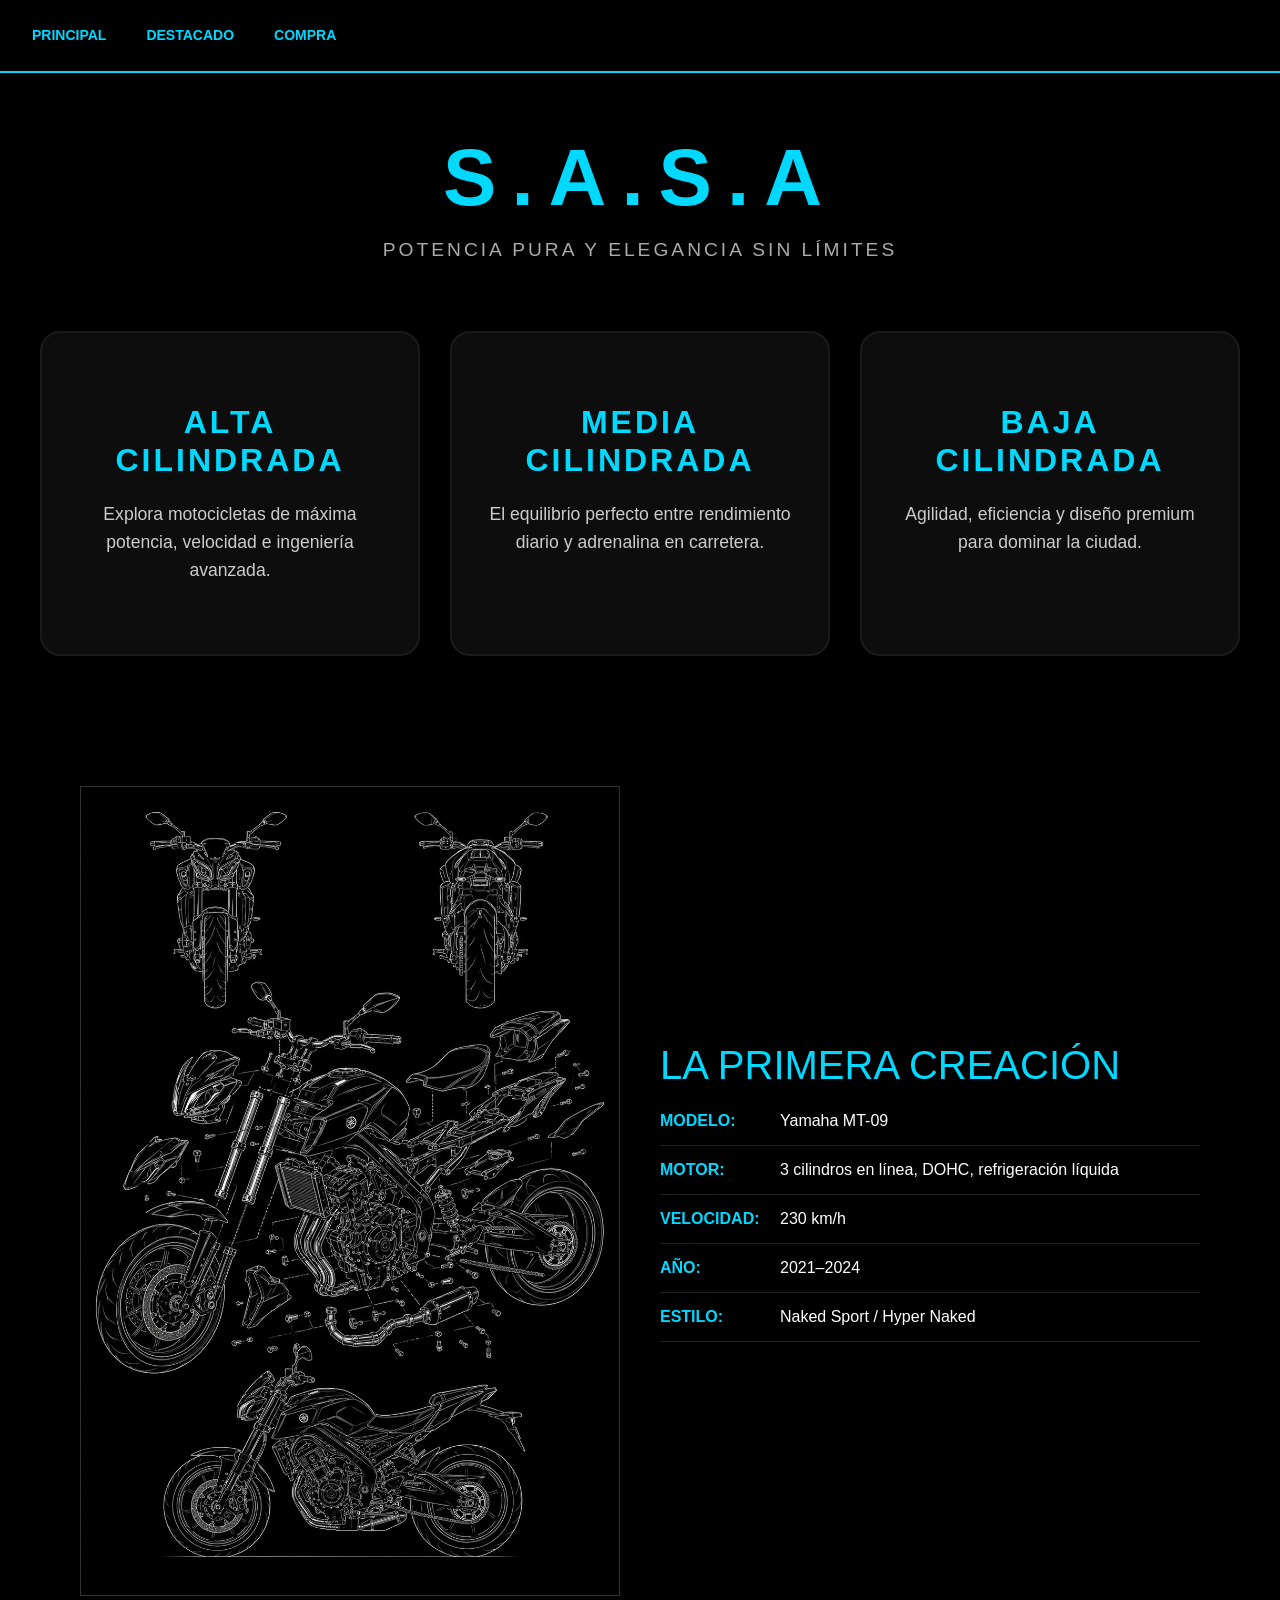
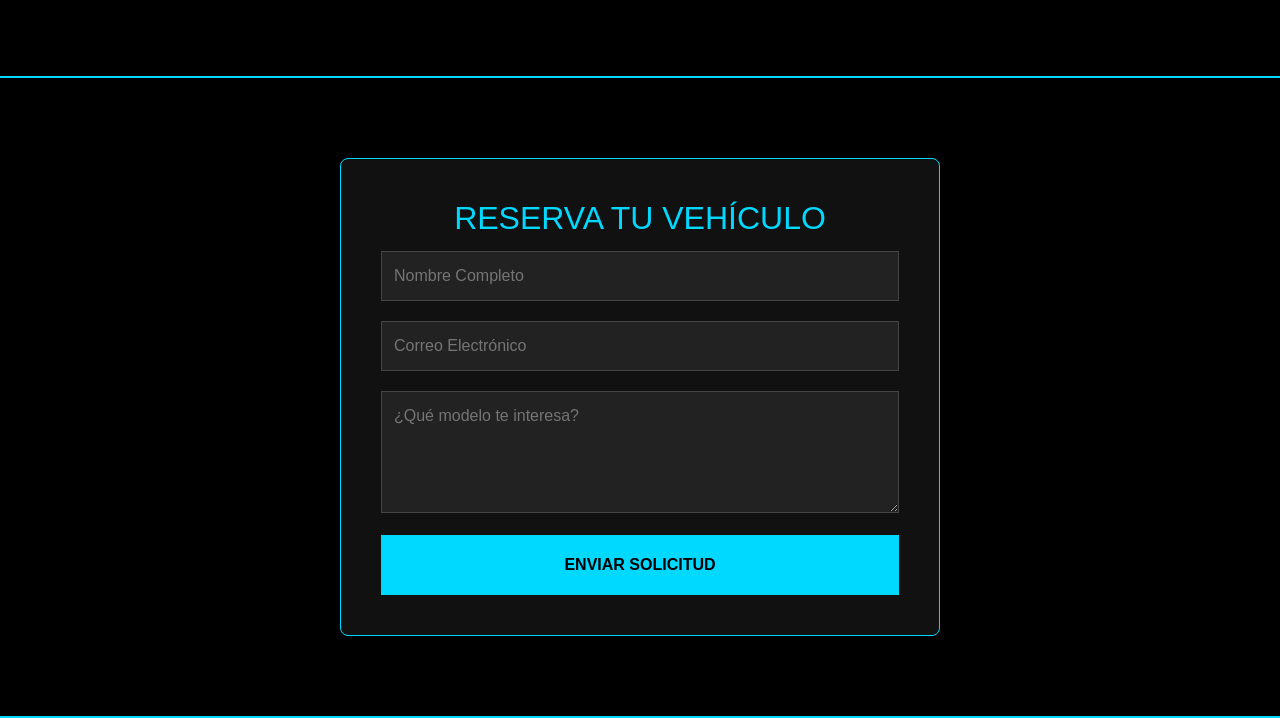
<file: examenrepa-main/paginaangel/index.html>
<!DOCTYPE html>
<html lang="es">
<head>
    <meta charset="UTF-8">
    <meta name="viewport" content="width=device-width, initial-scale=1.0">
    <title>S.A.S.A | Premium Motors</title>
    
    <link href="https://cdn.jsdelivr.net/npm/bootstrap@5.3.3/dist/css/bootstrap.min.css" rel="stylesheet" integrity="sha384-QWTKZyjpPEjISv5WaRU9OFeRpok6YctnYmDr5pNlyT2bRjXh0JMhjY6hW+ALEwIH" crossorigin="anonymous">

    <style>
        /* --- PANTALLA DE BIENVENIDA --- */
        .intro-overlay {
            position: fixed; top: 0; left: 0; width: 100%; height: 100%;
            background: black; display: flex; justify-content: center;
            align-items: center; z-index: 2000;
            animation: fadeOut 0.8s forwards 1.8s;
        }
        .intro-overlay h1 { color: #00d9ff; font-size: 4rem; letter-spacing: 10px; text-transform: uppercase; }
        @keyframes fadeOut { to { opacity: 0; visibility: hidden; } }

        /* --- ESTILOS GENERALES --- */
        body { margin: 0; font-family: Arial, sans-serif; background-color: #000; color: white; overflow-x: hidden; scroll-behavior: smooth; }

        /* --- NAVBAR BOOTSTRAP CORREGIDA --- */
        .navbar-custom {
            background-color: #000 !important;
            border-bottom: 2px solid #00d9ff;
            padding: 15px 0;
        }
        
        /* Color de los enlaces */
        .navbar-custom .nav-link {
            color: #00d9ff !important;
            font-weight: bold;
            text-transform: uppercase;
            font-size: 14px;
            padding: 10px 20px !important;
            transition: 0.3s;
        }
        
        .navbar-custom .nav-link:hover {
            background: #004a57;
            color: white !important;
        }

        /* Botón de hamburguesa personalizado en cyan */
        .navbar-custom .navbar-toggler {
            border-color: #00d9ff;
            margin-right: 15px;
        }
        .navbar-custom .navbar-toggler-icon {
            background-image: url("data:image/svg+xml;charset=utf8,%3Csvg viewBox='0 0 30 30' xmlns='http://www.w3.org/2000/svg'%3E%3Cpath stroke='%2300d9ff' stroke-width='2' stroke-linecap='round' stroke-miterlimit='10' d='M4 7h22M4 15h22M4 23h22'/%3E%3C/svg%3E");
        }

        /* --- ENCABEZADO PRINCIPAL --- */
        .header-sasa {
            margin-top: 130px;
            text-align: center;
        }
        .header-sasa h1 {
            color: #00d9ff;
            font-size: 5rem;
            letter-spacing: 15px;
            text-transform: uppercase;
            margin-bottom: 10px;
            font-weight: bold;
        }
        .header-sasa p {
            font-size: 1.2rem;
            letter-spacing: 3px;
            color: #aaa;
            text-transform: uppercase;
        }

        /* --- CUADRÍCULA DE CATEGORÍAS (SIN FOTOS DE MOTOS) --- */
        .grid-categorias { 
            display: grid; 
            grid-template-columns: repeat(auto-fit, minmax(350px, 1fr)); 
            gap: 30px; 
            padding: 50px 40px; 
            max-width: 1300px; 
            margin: 0 auto; 
        }

        .card-categoria { 
            background: #0d0d0d; 
            border: 2px solid #1a1a1a; 
            border-radius: 20px; 
            padding: 70px 30px; 
            transition: 0.4s; 
            text-decoration: none; 
            color: white;
            display: block;
            text-align: center;
        }
        
        .card-categoria:hover { 
            border-color: #00d9ff; 
            background: #111;
            transform: translateY(-10px); 
        }

        .card-categoria h3 { 
            margin-bottom: 20px; 
            text-transform: uppercase; 
            letter-spacing: 3px; 
            font-size: 2rem; 
            color: #00d9ff;
            font-weight: bold;
        }

        .card-categoria p {
            margin: 0;
            color: #ccc;
            font-size: 1.1rem;
            line-height: 1.6;
        }

        /* --- SECCIÓN DESTACADO (MT-09) --- */
        section { padding: 80px 20px; border-bottom: 2px solid #00d9ff; }
        .caja-especial { display: flex; align-items: center; justify-content: center; flex-wrap: wrap; gap: 40px; max-width: 1200px; margin: 0 auto; }
        .caja-especial img { width: 45%; min-width: 300px; border: 1px solid #333; }
        .info-especial { width: 45%; min-width: 300px; text-align: left; }
        .tabla-datos { width: 100%; border-collapse: collapse; }
        .tabla-datos td { padding: 12px 0; border-bottom: 1px solid #222; color: white; }
        .tabla-datos .label { color: #00d9ff; font-weight: bold; width: 120px; }

        /* --- FORMULARIO DE COMPRA --- */
        .card-compra { background: #111; max-width: 600px; margin: 0 auto; padding: 40px; border: 1px solid #00d9ff; border-radius: 8px; text-align: left; }
        input, textarea { width: 100%; padding: 12px; margin: 5px 0 15px 0; background: #222; border: 1px solid #444; color: white; box-sizing: border-box; }
        
        .btn-enviar { 
            width: 100%; padding: 18px; background: #00d9ff; color: black; border: none; 
            font-weight: bold; cursor: pointer; text-transform: uppercase; transition: 0.3s; 
        }
        .btn-enviar:hover { background: #fff; transform: translateY(-2px); }
    </style>
</head>
<body>

    <div class="intro-overlay"><h1>S.A.S.A</h1></div>

    <nav class="navbar navbar-expand-lg navbar-custom fixed-top">
      <div class="container-fluid">
        <button class="navbar-toggler" type="button" data-bs-toggle="collapse" data-bs-target="#navbarNav" aria-controls="navbarNav" aria-expanded="false" aria-label="Toggle navigation">
          <span class="navbar-toggler-icon"></span>
        </button>
        
        <div class="collapse navbar-collapse justify-content-start" id="navbarNav">
          <ul class="navbar-nav mb-0">
            <li class="nav-item">
              <a class="nav-link" href="#inicio">Principal</a>
            </li>
            <li class="nav-item">
              <a class="nav-link" href="#especial">Destacado</a>
            </li>
            <li class="nav-item">
              <a class="nav-link" href="#compra">Compra</a>
            </li>
          </ul>
        </div>
      </div>
    </nav>

    <header id="inicio" class="header-sasa">
        <h1>S.A.S.A</h1>
        <p>Potencia pura y elegancia sin límites</p>
    </header>

    <main class="grid-categorias">
        <a href="alta.html" class="card-categoria">
            <h3>Alta Cilindrada</h3>
            <p>Explora motocicletas de máxima potencia, velocidad e ingeniería avanzada.</p>
        </a>

        <a href="media.html" class="card-categoria">
            <h3>Media Cilindrada</h3>
            <p>El equilibrio perfecto entre rendimiento diario y adrenalina en carretera.</p>
        </a>

        <a href="baja.html" class="card-categoria">
            <h3>Baja Cilindrada</h3>
            <p>Agilidad, eficiencia y diseño premium para dominar la ciudad.</p>
        </a>
    </main>

    <section id="especial">
        <div class="caja-especial">
            <img src="img/primera.png" alt="MT-09">
            <div class="info-especial">
                <h3 style="color:#00d9ff; font-size: 2.5rem; margin-top:0;">LA PRIMERA CREACIÓN</h3>
                <table class="tabla-datos">
                    <tr><td class="label">MODELO:</td><td>Yamaha MT-09</td></tr>
                    <tr><td class="label">MOTOR:</td><td>3 cilindros en línea, DOHC, refrigeración líquida</td></tr>
                    <tr><td class="label">VELOCIDAD:</td><td> 230 km/h</td></tr>
                    <tr><td class="label">AÑO:</td><td>2021–2024</td></tr>
                    <tr><td class="label">ESTILO:</td><td>Naked Sport / Hyper Naked</td></tr>
                </table>
            </div> 
        </div>
    </section>

    <section id="compra">
        <div class="card-compra">
            <h2 style="color:#00d9ff; text-align:center; margin-top:0;">RESERVA TU VEHÍCULO</h2>
             <form action="https://formspree.io/f/mvzlyawv" method="POST">
                <input type="text" name="name" placeholder="Nombre Completo" required>
                <input type="email" name="email" placeholder="Correo Electrónico" required>
                <textarea name="message" placeholder="¿Qué modelo te interesa?" rows="4" required></textarea>
                <button type="submit" class="btn-enviar">Enviar Solicitud</button>
            </form>
        </div>
    </section>

    <script src="https://cdn.jsdelivr.net/npm/bootstrap@5.3.3/dist/js/bootstrap.bundle.min.js" integrity="sha384-YvpcrYf0tY3lHB60NNkmXc5s9fDVZLESaAA55NDzOxhy9GkcIdslK1eN7N6jIeHz" crossorigin="anonymous"></script>

</body>
</html>
</file>
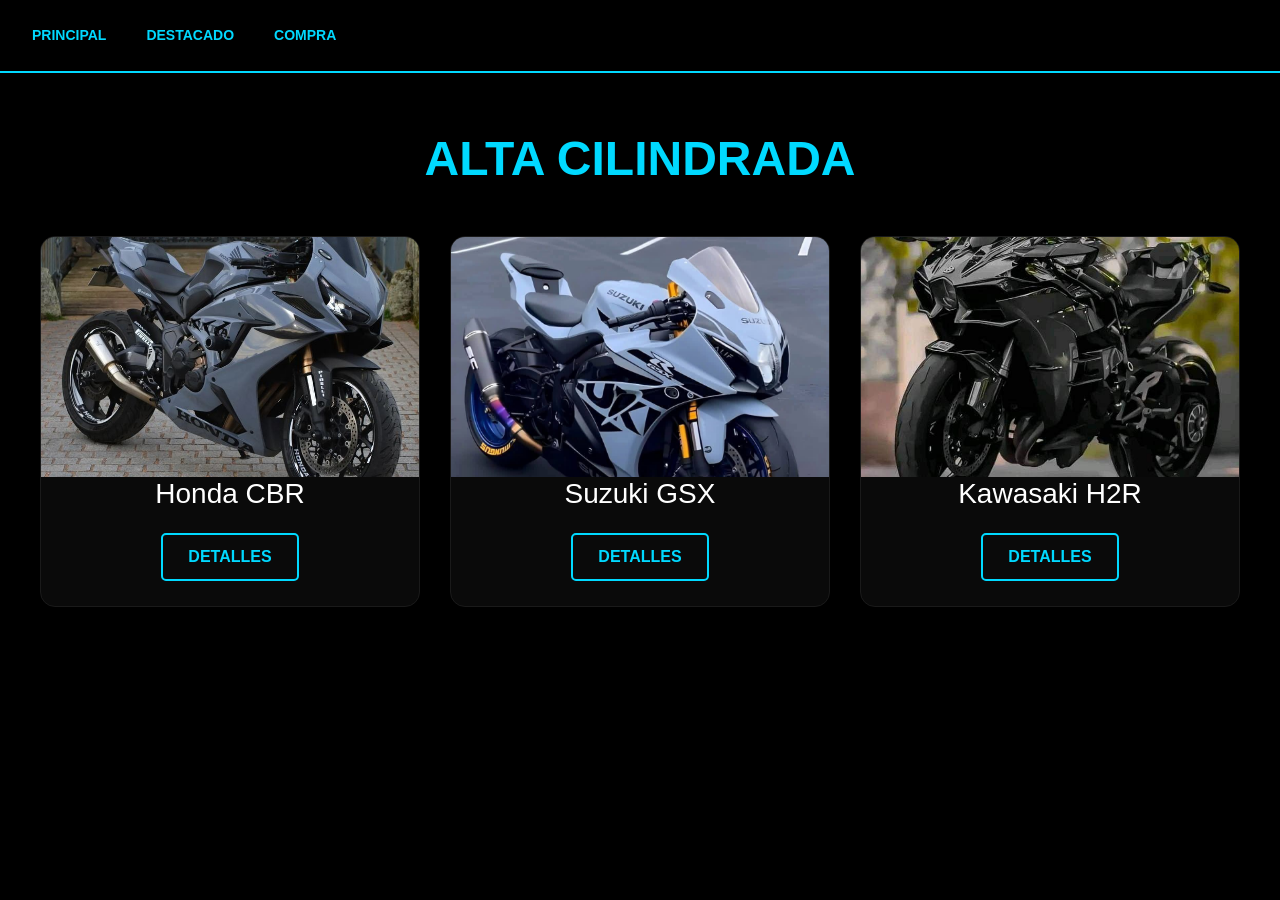
<file: examenrepa-main/paginaangel/alta.html>
<!DOCTYPE html>
<html lang="es">
<head>
    <meta charset="UTF-8">
    <meta name="viewport" content="width=device-width, initial-scale=1.0">
    <title>Alta Cilindrada | S.A.S.A</title>
    <link href="https://cdn.jsdelivr.net/npm/bootstrap@5.3.3/dist/css/bootstrap.min.css" rel="stylesheet">
    <style>
        body { margin: 0; font-family: Arial, sans-serif; background-color: #000; color: white; text-align: center; }
        .navbar-custom { background-color: #000 !important; border-bottom: 2px solid #00d9ff; padding: 15px 0; }
        .navbar-custom .nav-link { color: #00d9ff !important; font-weight: bold; text-transform: uppercase; font-size: 14px; padding: 10px 20px !important; }
        .navbar-custom .navbar-toggler { border-color: #00d9ff; margin-right: 15px; }
        .navbar-custom .navbar-toggler-icon { background-image: url("data:image/svg+xml;charset=utf8,%3Csvg viewBox='0 0 30 30' xmlns='http://www.w3.org/2000/svg'%3E%3Cpath stroke='%2300d9ff' stroke-width='2' stroke-linecap='round' stroke-miterlimit='10' d='M4 7h22M4 15h22M4 23h22'/%3E%3C/svg%3E"); }
        
        .titulo-seccion { margin-top: 130px; font-size: 3rem; color: #00d9ff; text-transform: uppercase; font-weight: bold; }
        .grid-motos { display: grid; grid-template-columns: repeat(auto-fit, minmax(300px, 1fr)); gap: 30px; padding: 40px; max-width: 1400px; margin: 0 auto; }
        .card-moto { background: #0a0a0a; border: 1px solid #1a1a1a; border-radius: 15px; padding-bottom: 25px; overflow: hidden; transition: 0.4s; }
        .card-moto:hover { border-color: #00d9ff; transform: translateY(-10px); }
        .card-moto img { width: 100%; height: 240px; object-fit: cover; }
        .btn-ver { display: inline-block; padding: 10px 25px; border: 2px solid #00d9ff; color: #00d9ff; text-decoration: none; border-radius: 5px; font-weight: bold; margin-top: 15px; }
        .btn-ver:hover { background: #00d9ff; color: black; }
    </style>
</head>
<body>

    <nav class="navbar navbar-expand-lg navbar-custom fixed-top">
      <div class="container-fluid">
        <button class="navbar-toggler" type="button" data-bs-toggle="collapse" data-bs-target="#navbarNav">
          <span class="navbar-toggler-icon"></span>
        </button>
        <div class="collapse navbar-collapse" id="navbarNav">
          <ul class="navbar-nav">
            <li class="nav-item"><a class="nav-link" href="index.html#inicio">Principal</a></li>
            <li class="nav-item"><a class="nav-link" href="index.html#especial">Destacado</a></li>
            <li class="nav-item"><a class="nav-link" href="index.html#compra">Compra</a></li>
          </ul>
        </div>
      </div>
    </nav>

    <h1 class="titulo-seccion">Alta Cilindrada</h1>
    <div class="grid-motos">
        <div class="card-moto">
            <img src="img/CBR.jpg">
            <h3>Honda CBR</h3>
            <a href="cbr.html" class="btn-ver">DETALLES</a>
        </div>
        <div class="card-moto">
            <img src="img/GSX.jpg">
            <h3>Suzuki GSX</h3>
            <a href="gsx.html" class="btn-ver">DETALLES</a>
        </div>
        <div class="card-moto">
            <img src="img/h2r.jpg">
            <h3>Kawasaki H2R</h3>
            <a href="h2r.html" class="btn-ver">DETALLES</a>
        </div>
    </div>

    <script src="https://cdn.jsdelivr.net/npm/bootstrap@5.3.3/dist/js/bootstrap.bundle.min.js"></script>
</body>
</html>
</file>
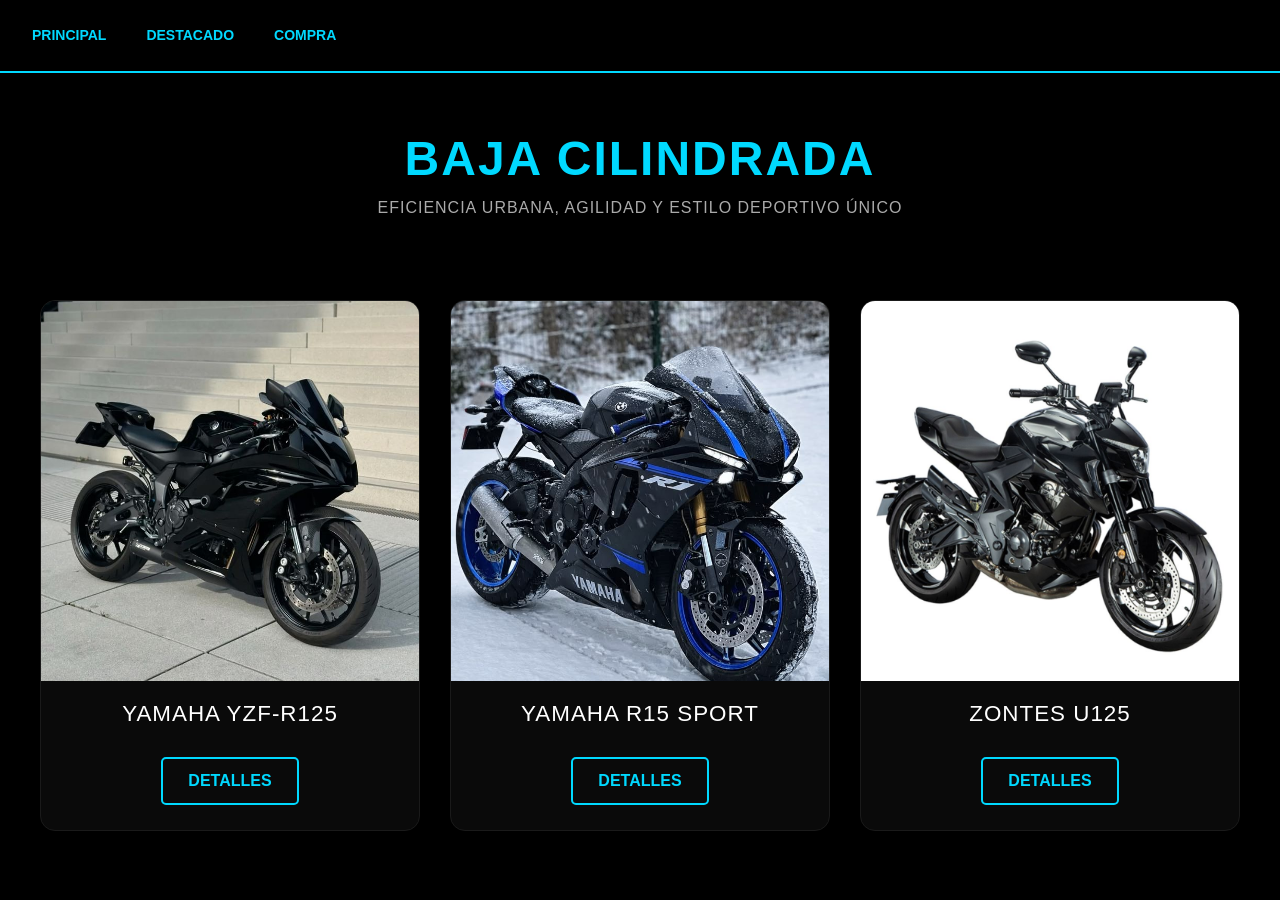
<file: examenrepa-main/paginaangel/baja.html>
<!DOCTYPE html>
<html lang="es">
<head>
    <meta charset="UTF-8">
    <meta name="viewport" content="width=device-width, initial-scale=1.0">
    <title>Baja Cilindrada | S.A.S.A</title>
    
    <link href="https://cdn.jsdelivr.net/npm/bootstrap@5.3.3/dist/css/bootstrap.min.css" rel="stylesheet" integrity="sha384-QWTKZyjpPEjISv5WaRU9OFeRpok6YctnYmDr5pNlyT2bRjXh0JMhjY6hW+ALEwIH" crossorigin="anonymous">

    <style>
        body { 
            margin: 0; 
            font-family: Arial, sans-serif; 
            background-color: #000; 
            color: white; 
            text-align: center;
            overflow-x: hidden;
            scroll-behavior: smooth;
        }

        /* --- NAVBAR BOOTSTRAP ADAPTATIVA --- */
        .navbar-custom {
            background-color: #000 !important;
            border-bottom: 2px solid #00d9ff;
            padding: 15px 0;
        }
        
        .navbar-custom .nav-link {
            color: #00d9ff !important;
            font-weight: bold;
            text-transform: uppercase;
            font-size: 14px;
            padding: 10px 20px !important;
            transition: 0.3s;
        }
        
        .navbar-custom .nav-link:hover {
            background: #004a57;
            color: white !important;
        }

        /* Hamburguesa cyan */
        .navbar-custom .navbar-toggler {
            border-color: #00d9ff;
            margin-right: 15px;
        }
        .navbar-custom .navbar-toggler-icon {
            background-image: url("data:image/svg+xml;charset=utf8,%3Csvg viewBox='0 0 30 30' xmlns='http://www.w3.org/2000/svg'%3E%3Cpath stroke='%2300d9ff' stroke-width='2' stroke-linecap='round' stroke-miterlimit='10' d='M4 7h22M4 15h22M4 23h22'/%3E%3C/svg%3E");
        }

        /* --- CONTENIDO --- */
        .titulo-seccion { 
            margin-top: 130px; 
            font-size: 3rem; 
            color: #00d9ff; 
            text-transform: uppercase; 
            font-weight: bold;
            letter-spacing: 2px;
        }

        .subtitulo {
            color: #aaa;
            text-transform: uppercase;
            letter-spacing: 1px;
            margin-bottom: 40px;
            font-size: 1rem;
        }

        /* --- GRID DE TARJETAS INDEPENDIENTES --- */
        .grid-motos { 
            display: grid; 
            grid-template-columns: repeat(auto-fit, minmax(300px, 1fr)); 
            gap: 30px; 
            padding: 40px; 
            max-width: 1400px; 
            margin: 0 auto; 
        }

        .card-moto { 
            background: #0a0a0a; 
            border: 1px solid #1a1a1a; 
            border-radius: 15px; 
            padding-bottom: 25px; 
            overflow: hidden; 
            transition: 0.4s; 
        }
        
        .card-moto:hover { 
            border-color: #00d9ff; 
            transform: translateY(-10px); 
        }
        
        .card-moto img { 
            width: 100%; 
            height: 380px; /* Tamaño ideal para tus fotos verticales */
            object-fit: cover; 
        }
        
        .card-moto h3 { 
            margin: 20px 0 15px; 
            text-transform: uppercase; 
            font-size: 1.4rem; 
            color: white;
            letter-spacing: 1px;
        }
        
        .btn-ver { 
            display: inline-block; 
            padding: 10px 25px; 
            border: 2px solid #00d9ff; 
            color: #00d9ff; 
            text-decoration: none; 
            border-radius: 5px; 
            font-weight: bold; 
            margin-top: 15px;
            text-transform: uppercase;
            transition: 0.3s;
        }
        
        .btn-ver:hover { 
            background: #00d9ff; 
            color: black; 
        }
    </style>
</head>
<body>

    <nav class="navbar navbar-expand-lg navbar-custom fixed-top">
      <div class="container-fluid">
        <button class="navbar-toggler" type="button" data-bs-toggle="collapse" data-bs-target="#navbarNav" aria-controls="navbarNav" aria-expanded="false" aria-label="Toggle navigation">
          <span class="navbar-toggler-icon"></span>
        </button>
        <div class="collapse navbar-collapse" id="navbarNav">
          <ul class="navbar-nav">
            <li class="nav-item"><a class="nav-link" href="index.html#inicio">Principal</a></li>
            <li class="nav-item"><a class="nav-link" href="index.html#especial">Destacado</a></li>
            <li class="nav-item"><a class="nav-link" href="index.html#compra">Compra</a></li>
          </ul>
        </div>
      </div>
    </nav>

    <h1 class="titulo-seccion">Baja Cilindrada</h1>
    <p class="subtitulo">Eficiencia urbana, agilidad y estilo deportivo único</p>

    <div class="grid-motos">
        
        <div class="card-moto">
            <img src="img/YZF.jpg" alt="Yamaha YZF">
            <h3>Yamaha YZF-R125</h3>
            <a href="yzf-baja.html" class="btn-ver">Detalles</a>
        </div>

        <div class="card-moto">
            <img src="img/r1.jpg" alt="Yamaha R1 Replica">
            <h3>Yamaha R15 Sport</h3>
            <a href="r1-baja.html" class="btn-ver">Detalles</a>
        </div>

        <div class="card-moto">
            <img src="img/zontes.jpg" alt="Zontes Naked">
            <h3>Zontes U125</h3>
            <a href="zontes-baja.html" class="btn-ver">Detalles</a>
        </div>

    </div>

    <script src="https://cdn.jsdelivr.net/npm/bootstrap@5.3.3/dist/js/bootstrap.bundle.min.js" integrity="sha384-YvpcrYf0tY3lHB60NNkmXc5s9fDVZLESaAA55NDzOxhy9GkcIdslK1eN7N6jIeHz" crossorigin="anonymous"></script>
</body>
</html>
</file>
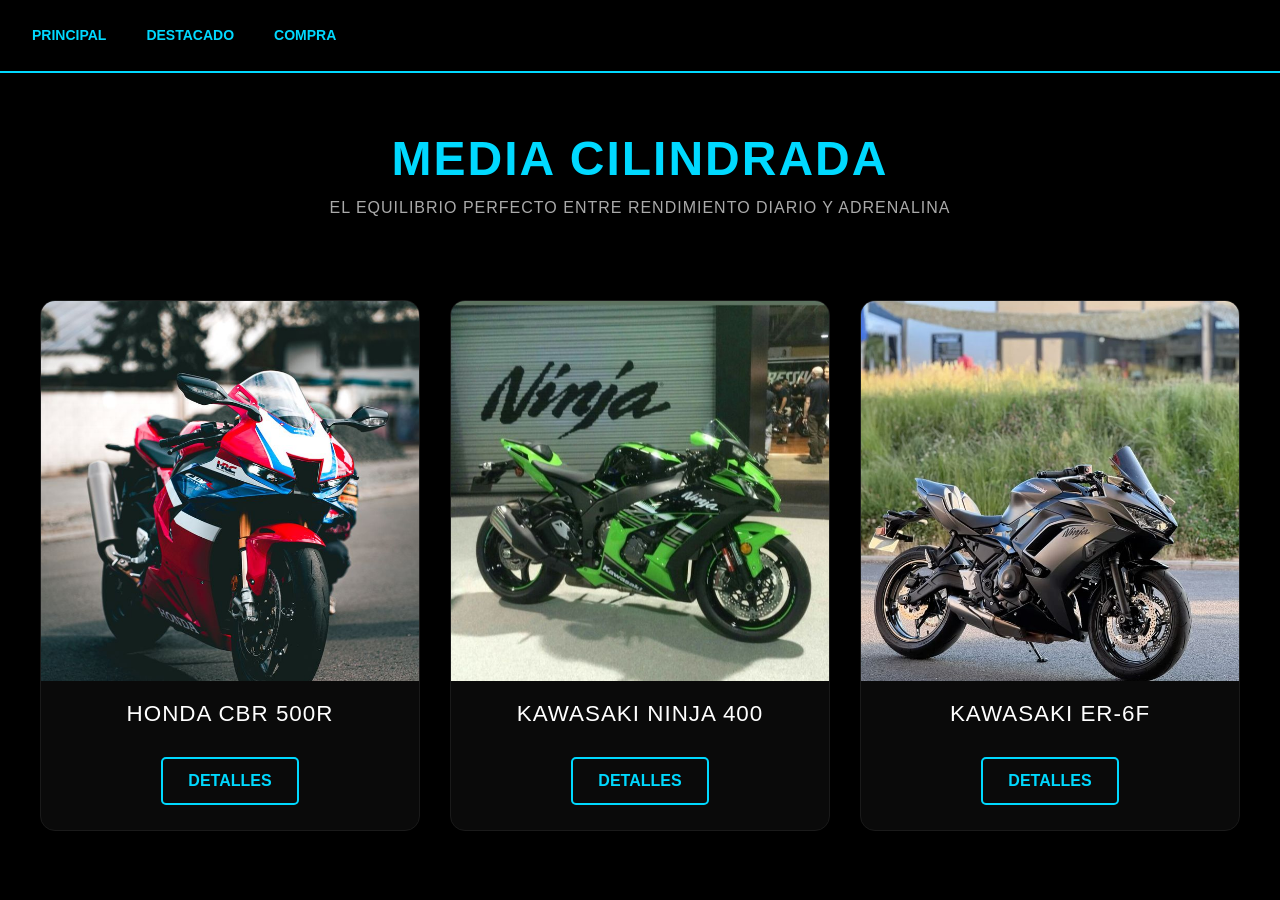
<file: examenrepa-main/paginaangel/media.html>
<!DOCTYPE html>
<html lang="es">
<head>
    <meta charset="UTF-8">
    <meta name="viewport" content="width=device-width, initial-scale=1.0">
    <title>Media Cilindrada | S.A.S.A</title>
    
    <link href="https://cdn.jsdelivr.net/npm/bootstrap@5.3.3/dist/css/bootstrap.min.css" rel="stylesheet" integrity="sha384-QWTKZyjpPEjISv5WaRU9OFeRpok6YctnYmDr5pNlyT2bRjXh0JMhjY6hW+ALEwIH" crossorigin="anonymous">

    <style>
        body { 
            margin: 0; 
            font-family: Arial, sans-serif; 
            background-color: #000; 
            color: white; 
            text-align: center;
            overflow-x: hidden;
            scroll-behavior: smooth;
        }

        /* --- NAVBAR BOOTSTRAP ADAPTATIVA --- */
        .navbar-custom {
            background-color: #000 !important;
            border-bottom: 2px solid #00d9ff;
            padding: 15px 0;
        }
        
        .navbar-custom .nav-link {
            color: #00d9ff !important;
            font-weight: bold;
            text-transform: uppercase;
            font-size: 14px;
            padding: 10px 20px !important;
            transition: 0.3s;
        }
        
        .navbar-custom .nav-link:hover {
            background: #004a57;
            color: white !important;
        }

        /* Hamburguesa cyan */
        .navbar-custom .navbar-toggler {
            border-color: #00d9ff;
            margin-right: 15px;
        }
        .navbar-custom .navbar-toggler-icon {
            background-image: url("data:image/svg+xml;charset=utf8,%3Csvg viewBox='0 0 30 30' xmlns='http://www.w3.org/2000/svg'%3E%3Cpath stroke='%2300d9ff' stroke-width='2' stroke-linecap='round' stroke-miterlimit='10' d='M4 7h22M4 15h22M4 23h22'/%3E%3C/svg%3E");
        }

        /* --- CONTENIDO --- */
        .titulo-seccion { 
            margin-top: 130px; 
            font-size: 3rem; 
            color: #00d9ff; 
            text-transform: uppercase; 
            font-weight: bold;
            letter-spacing: 2px;
        }

        .subtitulo {
            color: #aaa;
            text-transform: uppercase;
            letter-spacing: 1px;
            margin-bottom: 40px;
            font-size: 1rem;
        }

        /* --- GRID DE TARJETAS INDEPENDIENTES --- */
        .grid-motos { 
            display: grid; 
            grid-template-columns: repeat(auto-fit, minmax(300px, 1fr)); 
            gap: 30px; 
            padding: 40px; 
            max-width: 1400px; 
            margin: 0 auto; 
        }

        .card-moto { 
            background: #0a0a0a; 
            border: 1px solid #1a1a1a; 
            border-radius: 15px; 
            padding-bottom: 25px; 
            overflow: hidden; 
            transition: 0.4s; 
        }
        
        .card-moto:hover { 
            border-color: #00d9ff; 
            transform: translateY(-10px); 
        }
        
        .card-moto img { 
            width: 100%; 
            height: 380px; /* Ajustado para que resalten tus fotos verticales */
            object-fit: cover; 
        }
        
        .card-moto h3 { 
            margin: 20px 0 15px; 
            text-transform: uppercase; 
            font-size: 1.4rem; 
            color: white;
            letter-spacing: 1px;
        }
        
        .btn-ver { 
            display: inline-block; 
            padding: 10px 25px; 
            border: 2px solid #00d9ff; 
            color: #00d9ff; 
            text-decoration: none; 
            border-radius: 5px; 
            font-weight: bold; 
            margin-top: 15px;
            text-transform: uppercase;
            transition: 0.3s;
        }
        
        .btn-ver:hover { 
            background: #00d9ff; 
            color: black; 
        }
    </style>
</head>
<body>

    <nav class="navbar navbar-expand-lg navbar-custom fixed-top">
      <div class="container-fluid">
        <button class="navbar-toggler" type="button" data-bs-toggle="collapse" data-bs-target="#navbarNav" aria-controls="navbarNav" aria-expanded="false" aria-label="Toggle navigation">
          <span class="navbar-toggler-icon"></span>
        </button>
        <div class="collapse navbar-collapse id="navbarNav">
          <ul class="navbar-nav">
            <li class="nav-item"><a class="nav-link" href="index.html#inicio">Principal</a></li>
            <li class="nav-item"><a class="nav-link" href="index.html#especial">Destacado</a></li>
            <li class="nav-item"><a class="nav-link" href="index.html#compra">Compra</a></li>
          </ul>
        </div>
      </div>
    </nav>

    <h1 class="titulo-seccion">Media Cilindrada</h1>
    <p class="subtitulo">El equilibrio perfecto entre rendimiento diario y adrenalina</p>

    <div class="grid-motos">
        
        <div class="card-moto">
            <img src="img/honda.jpg" alt="Honda Media Cilindrada">
            <h3>Honda CBR 500R</h3>
            <a href="honda-media.html" class="btn-ver">Detalles</a>
        </div>

        <div class="card-moto">
            <img src="img/ninja.jpg" alt="Kawasaki Ninja">
            <h3>Kawasaki Ninja 400</h3>
            <a href="ninja-media.html" class="btn-ver">Detalles</a>
        </div>

        <div class="card-moto">
            <img src="img/Kawa.jpg" alt="Kawasaki Edition">
            <h3>Kawasaki ER-6f</h3>
            <a href="kawa-media.html" class="btn-ver">Detalles</a>
        </div>

    </div>

    <script src="https://cdn.jsdelivr.net/npm/bootstrap@5.3.3/dist/js/bootstrap.bundle.min.js" integrity="sha384-YvpcrYf0tY3lHB60NNkmXc5s9fDVZLESaAA55NDzOxhy9GkcIdslK1eN7N6jIeHz" crossorigin="anonymous"></script>
</body>
</html>
</file>
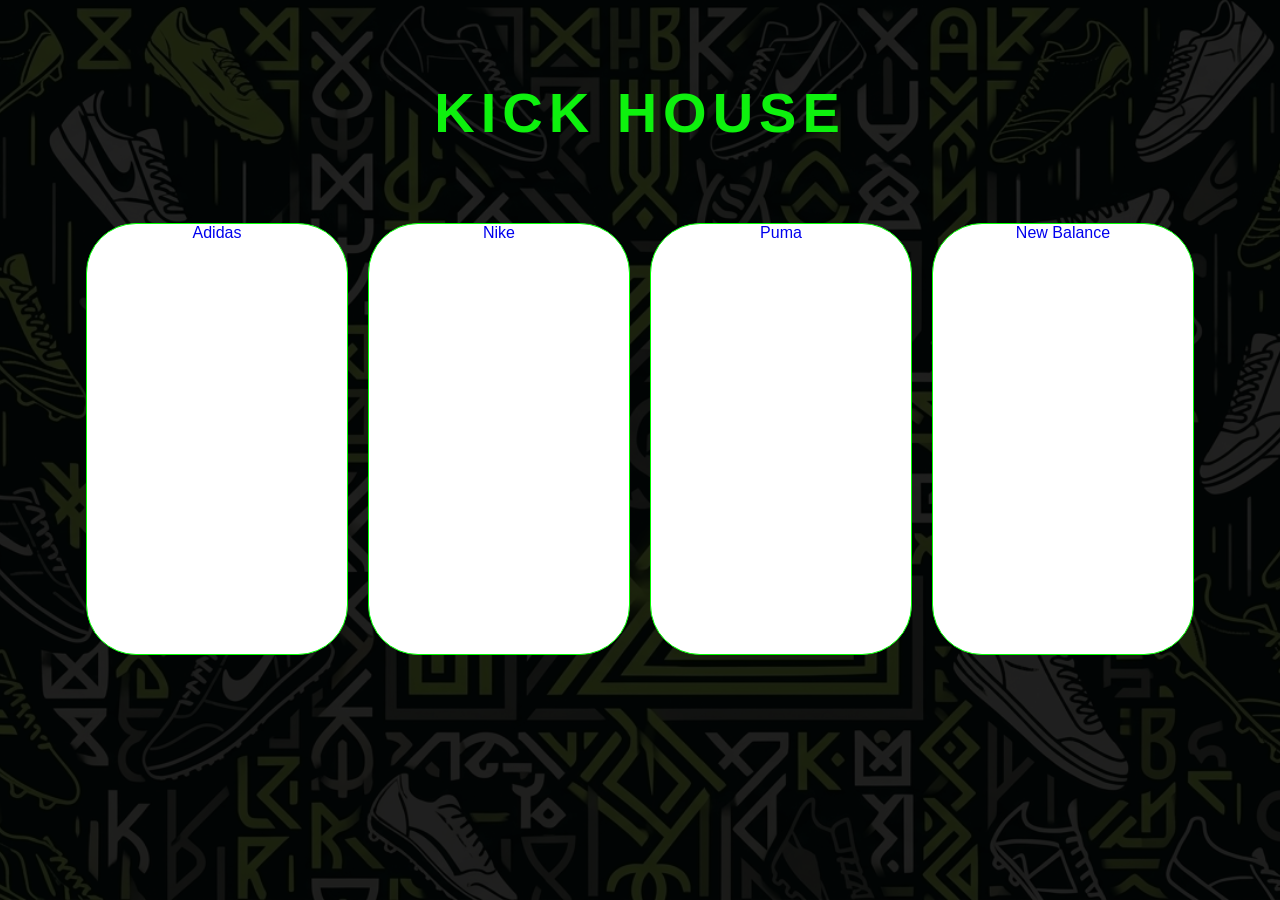
<file: examenrepa-main/Paginaselvin/Comprar.html>
<!DOCTYPE html>
<html lang="es">
<head>
    <meta charset="UTF-8">
    <meta name="viewport" content="width=device-width, initial-scale=1.0">
    <title>Kick House</title>

    <link rel="stylesheet" href="1estilos.css">
</head>

<body>

 <h1><strong>Kick House</strong></h1>

    <div class="contenedor-marcas">

        <div class="cuadro">
            <a href="Adidas.html">Adidas</a>
        </div>

        <div class="cuadro">
            <a href="Nike.html">Nike</a>
        </div>

        <div class="cuadro">
            <a href="Puma.html">Puma</a>
        </div>

        <div class="cuadro">
            <a href="NW.html">New Balance</a>
        </div>


    </div>

</body>
</html>
</file>
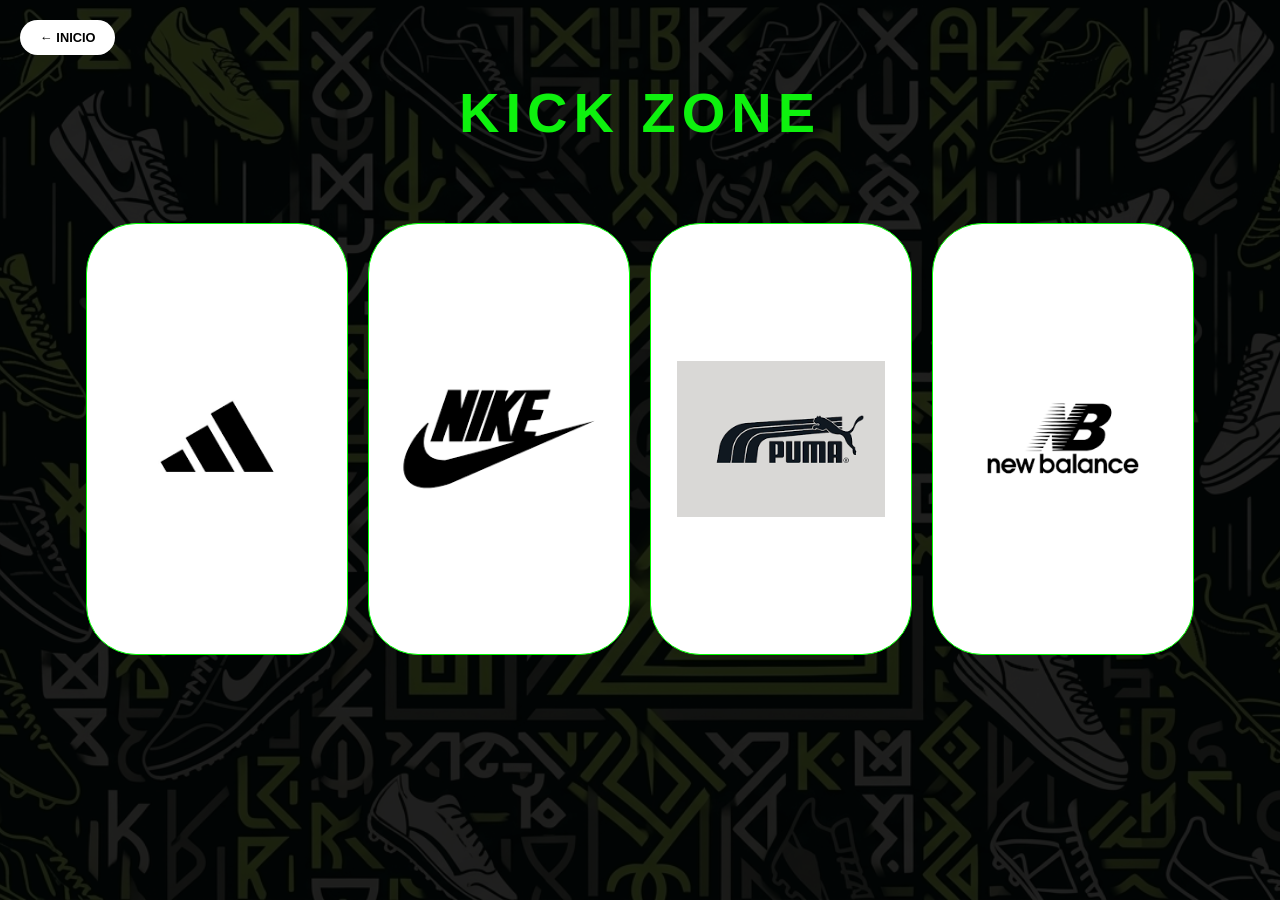
<file: examenrepa-main/Paginaselvin/productos.html>
<!DOCTYPE html>
<html lang="es">
<head>
    <meta charset="UTF-8">
    <meta name="viewport" content="width=device-width, initial-scale=1.0">
    <title>Kick House | Marcas</title>
    <link rel="stylesheet" href="1estilos.css">
</head>
<body>

    <a href="index.html" class="btn-volver-inicio">← INICIO</a>

    <h1><strong>Kick Zone</strong></h1>

    <div class="contenedor-marcas">

        <div class="cuadro marca-adidas">
            <a href="Adidas.html"><span>ADIDAS</span></a>
        </div>

        <div class="cuadro marca-nike">
            <a href="Nike.html"><span>NIKE</span></a>
        </div>

        <div class="cuadro marca-puma">
            <a href="Puma.html"><span>PUMA</span></a>
        </div>

        <div class="cuadro marca-nb">
            <a href="NW.html"><span>NEW BALANCE</span></a>
        </div>

    </div>
    
</body>
</html>
</file>
<file: examenrepa-main/Paginaselvin/1estilos.css>
/* 1. FONDO Y ESTRUCTURA */
body {
    margin: 0;
    font-family: sans-serif;
    background: linear-gradient(#000c, #000c), url('fondo.png') center/cover fixed;
    color: white;
    text-align: center;
}

/* 2. BOTÓN INICIO (Arriba a la izquierda como en la foto) */
.btn-volver-inicio {
    position: fixed; /* Para que siempre esté visible al bajar */
    top: 20px;
    left: 20px;
    background: #fff;
    color: #000;
    padding: 10px 20px;
    border-radius: 50px;
    text-decoration: none;
    font-weight: bold;
    font-size: 0.8rem;
    z-index: 1000;
}
/* 3. TÍTULO KICK ZONE */
h1 {
    margin-top: 80px;
    color: #0ef10e;
    font-size: 3.5rem;
    text-transform: uppercase;
    letter-spacing: 6px;
}
/* 4. CONTENEDOR DE TARJETAS */
.contenedor-marcas {
    display: flex;
    justify-content: center;
    flex-wrap: wrap;
    gap: 20px;
    padding: 40px;
}
/* 5. TARJETAS (ESTILO TICKET) */
.cuadro {
    width: 260px;
    height: 430px;
    border: 1px solid #00ff00;
    border-radius: 50px;
    overflow: hidden;
    background-color: #fff; /* Fondo blanco para que el logo resalte */
    background-size: 80%; /* Ajusta el logo para que no se acerque a los bordes */
    background-position: center;
    background-repeat: no-repeat;
    transition: 0.4s;
    position: relative;
}

.cuadro a {
    display: block; /* Ocupa todo el espacio */
    width: 100%;
    height: 100%;
    text-decoration: none;
}
/* 6. EFECTO HOVER */
.cuadro span {
    position: absolute;
    bottom: 0;
    left: 0;
    width: 100%;
    background: rgba(0, 0, 0, 0.8);
    color: #00ff37;
    padding: 15px 0;
    transform: translateY(100%);
    transition: 0.4s;
}
.cuadro:hover span {
    transform: translateY(0);
}

/* 7. ASIGNACIÓN DE IMÁGENES */
.marca-adidas { background-image: url('adidas.png'); }
.marca-nike { background-image: url('Nike.png'); }
.marca-puma { background-image: url('puma1.png'); }
.marca-nb { background-image: url('NW.png'); }
</file>
